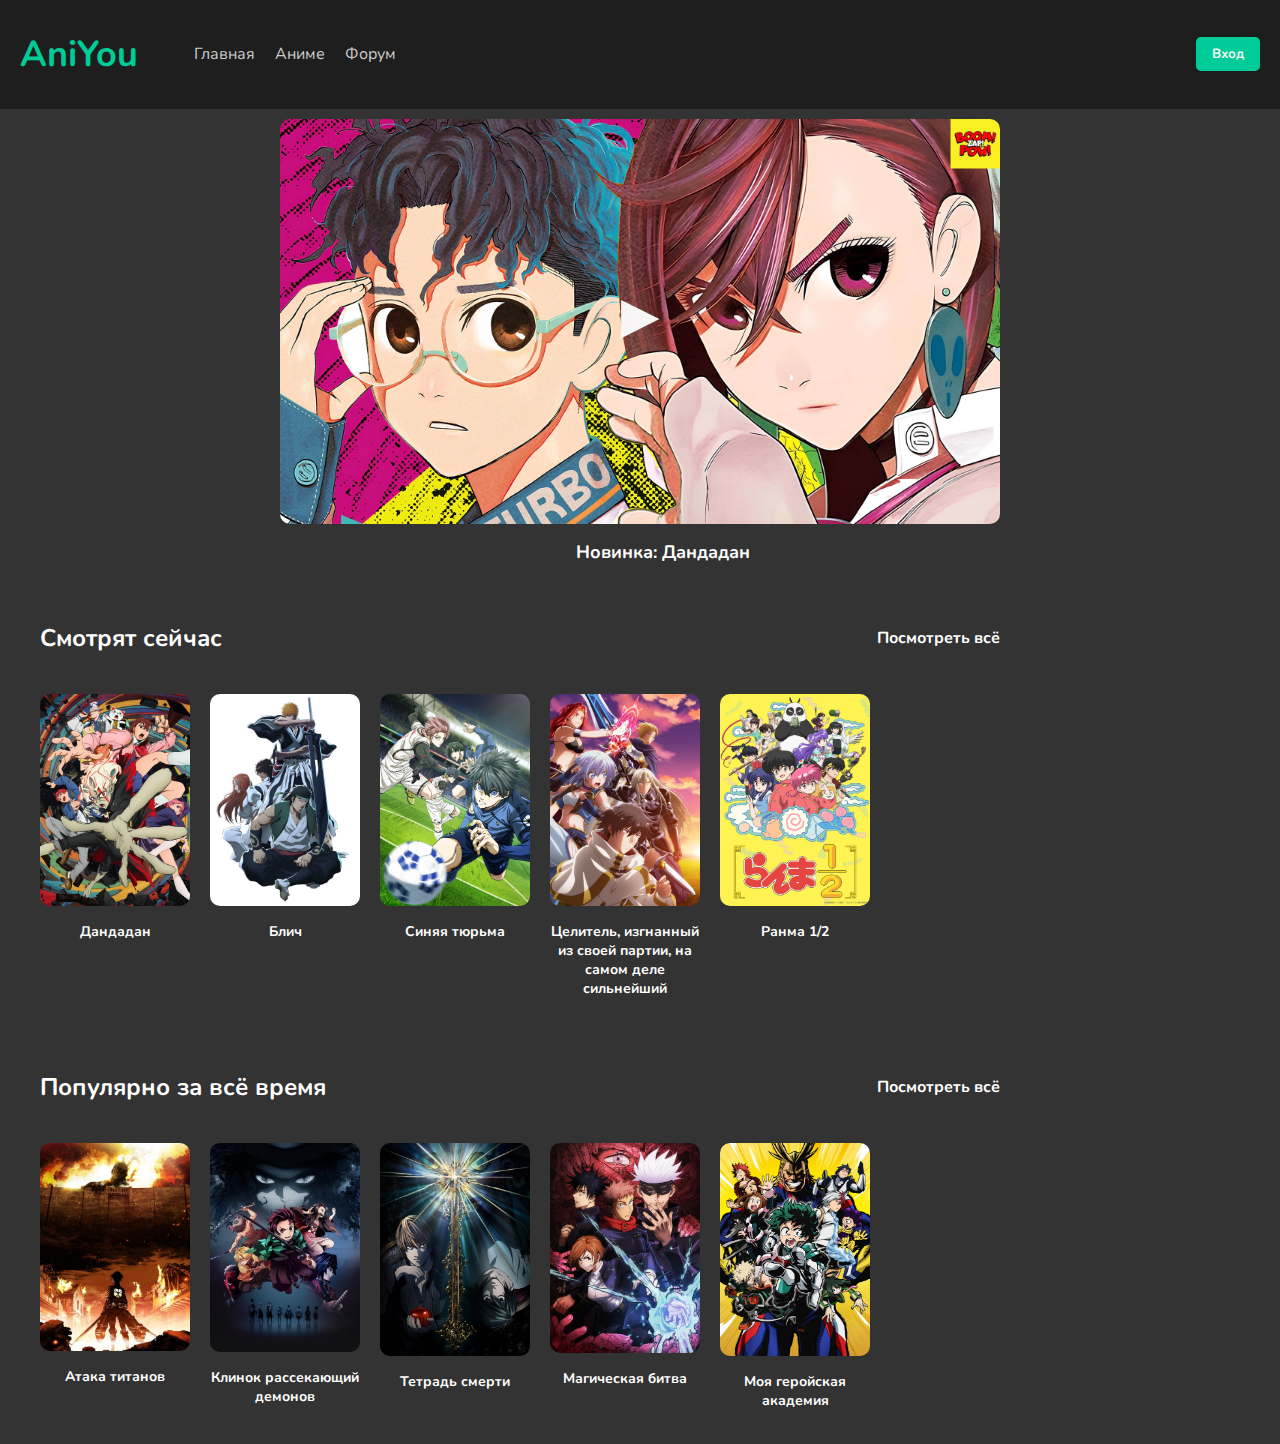
<file: AniYou/index.html>
<!DOCTYPE html>
<html lang="ru">
<head>
    <meta charset="UTF-8">
    <meta name="viewport" content="width=device-width, initial-scale=1.0">
    <title>AniYou</title>
    <link rel="stylesheet" href="assects/css/style.css">
    <link rel="preconnect" href="https://fonts.googleapis.com">
<link rel="preconnect" href="https://fonts.gstatic.com" crossorigin>
<link href="https://fonts.googleapis.com/css2?family=Nunito:ital,wght@0,200..1000;1,200..1000&family=Roboto:ital,wght@0,100;0,300;0,400;0,500;0,700;0,900;1,100;1,300;1,400;1,500;1,700;1,900&display=swap" rel="stylesheet">
</head>
<body>

<div class="panel">
        <h2 class="logo_text"><a href="index.html">AniYou</a></h2>
        <ul class="menu">
            <li><a href="index.html">Главная</a></li>
            <li><a href="anime.html">Аниме</a></li>
            <li><a href="forum.html">Форум</a></li>
        </ul>
        <ul class="reg">
            <button><a href="login.html">Вход</a></button>
        </ul>
</div> 



<div class="news">
    <a href="../shows/show_dandadan.html">
        <img class="new" src="assects/img/dandadan.png" style="width: 720px; border-radius: 10px;">
        <span class="play-icon">▶</span>
    </a>
</div>
<p class="caption">Новинка: Дандадан</p>

<div class="trending-container">
    <!-- Заголовок и ссылка "View All" -->
    <div class="header">
      <h2>Смотрят сейчас</h2>
      <a href="#" class="view-all">Посмотреть всё</a>
    </div>
  
    <!-- Список аниме -->
    <div class="anime-list">
      <div class="anime-item">
        <a href="../shows/show_dandadan.html"><img src="assects/img/dandadan1.png" alt="Dandadan"></a>
        <p class="anime-title">Дандадан</p>
      </div>
      <div class="anime-item">
        <a href="shows/show_bleach.html"><img src="assects/img/bleach.png" alt="BLEACH: Sennen Kessen-hen"></a>
        <p class="anime-title">Блич</p>
      </div>
      <div class="anime-item">
        <a href="shows/show_bluelock.html"><img src="assects/img/bluelock.png" alt="Blue Lock VS. U-20 JAPAN"></a>
        <p class="anime-title">Синяя тюрьма</p>
      </div>
      <div class="anime-item">
        <a href="shows/show_party.html"><img src="assects/img/party.png" alt="Party kara Tsuihou sareta"></a>
        <p class="anime-title">Целитель, изгнанный из своей партии, на самом деле сильнейший</p>
      </div>
      <div class="anime-item">
        <a href="shows/show_ranma.html"><img src="assects/img/ranma.png" alt="Ranma 1/2 (2024)"></a>
        <p class="anime-title">Ранма 1/2</p>
      </div>
    </div>
  </div>
  
  <div class="popular-container">
    <!-- Заголовок и ссылка "View All" -->
    <div class="header">
      <h2>Популярно за всё время</h2>
      <a href="#" class="view-all">Посмотреть всё</a>
    </div>
  
    <!-- Список аниме -->
    <div class="anime-list">
      <div class="anime-item">
        <a href="shows/show_attacktitan.html"><img src="assects/img/attacktitan.png" alt="Attack Titan"></a>
        <p class="anime-title">Атака титанов</p>
      </div>
      <div class="anime-item">
        <a href="shows/show_demonslayer.html"><img src="assects/img/demonslayer.png" alt="Demon Slayer"></a>
        <p class="anime-title">Клинок рассекающий демонов</p>
      </div>
      <div class="anime-item">
        <a href="shows/show_deathnote.html"><img src="assects/img/deathnote.png" alt="Death Note"></a>
        <p class="anime-title">Тетрадь смерти</p>
      </div>
      <div class="anime-item">
        <a href="shows/show_magicfight.html"><img src="assects/img/magicfight.png" alt="Magic Fight"></a>
        <p class="anime-title">Магическая битва</p>
      </div>
      <div class="anime-item">
        <a href="shows/show_myheroacademy.html"><img src="assects/img/myheroacademy.png" alt="My Hero Academy"></a>
        <p class="anime-title">Моя геройская академия</p>
      </div>
    </div>
  </div>
</body>
</html>
</file>
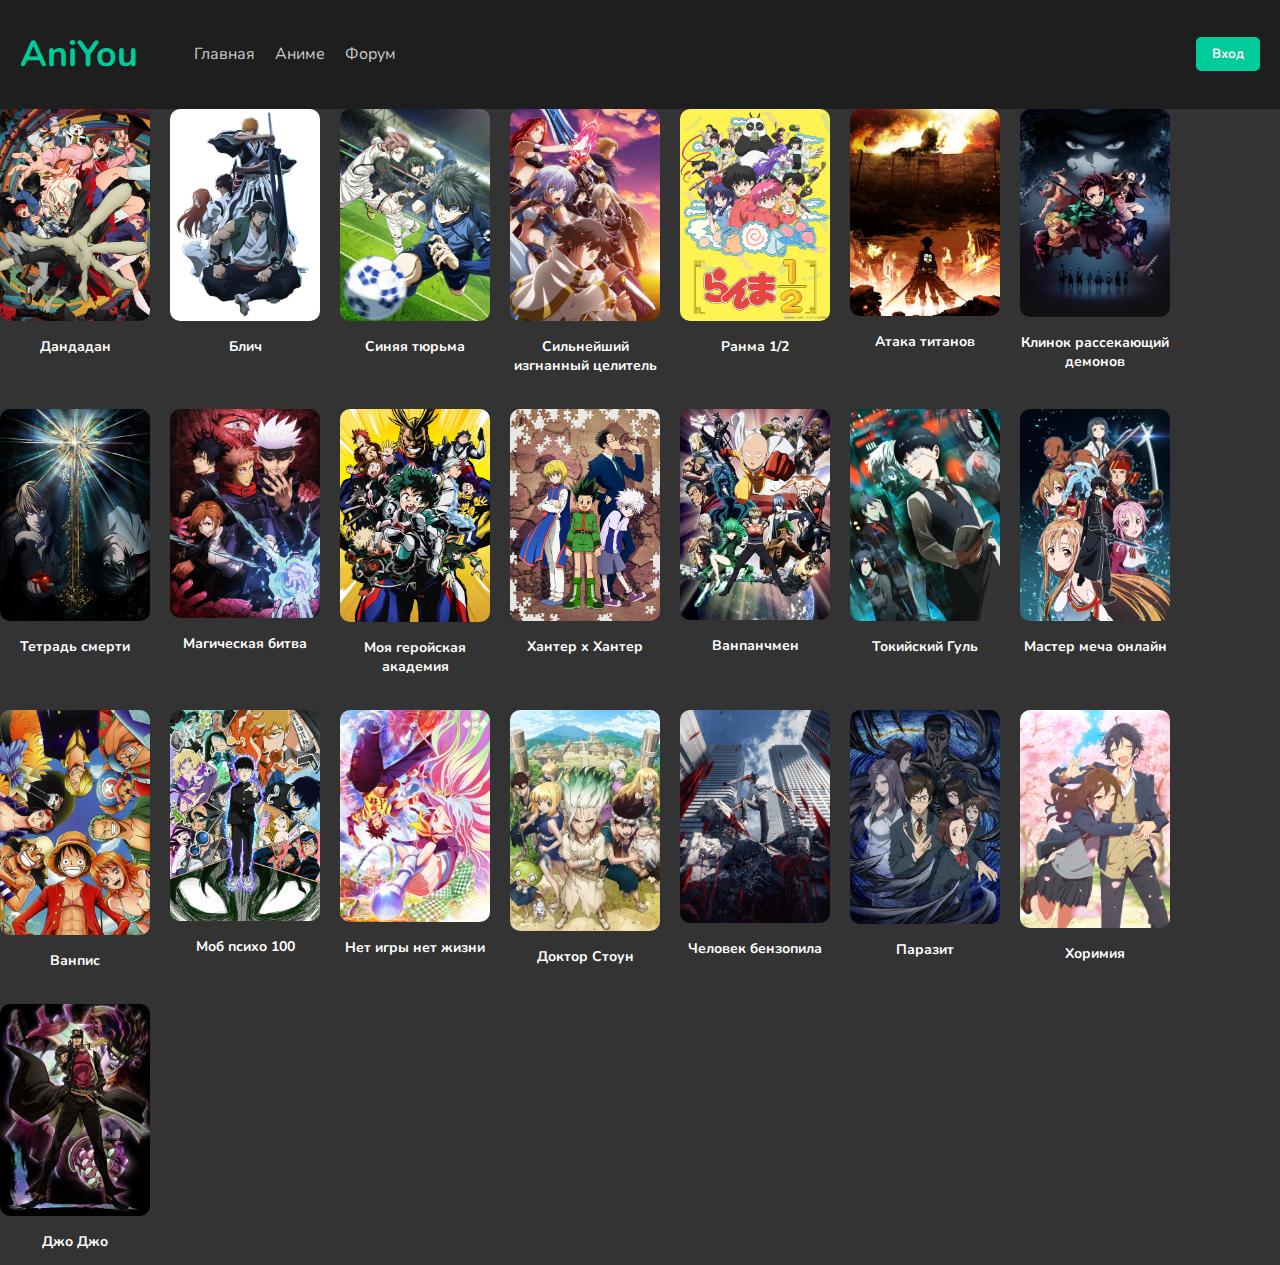
<file: AniYou/anime.html>
<!DOCTYPE html>
<html lang="ru">
<head>
    <meta charset="UTF-8">
    <meta name="viewport" content="width=device-width, initial-scale=1.0">
    <title>Anime</title>
    <link rel="stylesheet" href="assects/css/style.css">
    <link rel="preconnect" href="https://fonts.googleapis.com">
<link rel="preconnect" href="https://fonts.gstatic.com" crossorigin>
<link href="https://fonts.googleapis.com/css2?family=Nunito:ital,wght@0,200..1000;1,200..1000&family=Roboto:ital,wght@0,100;0,300;0,400;0,500;0,700;0,900;1,100;1,300;1,400;1,500;1,700;1,900&display=swap" rel="stylesheet">
</head>
<body>
    <div class="panel">
        <h2 class="logo_text"><a href="index.html">AniYou</a></h2>
        <ul class="menu">
            <li><a href="index.html">Главная</a></li>
            <li><a href="anime.html">Аниме</a></li>
            <li><a href="forum.html">Форум</a></li>
        </ul>
        <ul class="reg">
            <button><a href="login.html">Вход</a></button>
        </ul>
</div> 

    <div class="all-list">
        <div class="anime-item">
          <a href="shows/show_dandadan.html"><img src="assects/img/dandadan1.png" alt="Dandadan"></a>
          <p class="anime-title">Дандадан</p>
        </div>
        <div class="anime-item">
          <a href="shows/show_bleach.html"><img src="assects/img/bleach.png" alt="BLEACH: Sennen Kessen-hen"></a>
          <p class="anime-title">Блич</p>
        </div>
        <div class="anime-item">
          <a href="shows/show_bluelock.html"><img src="assects/img/bluelock.png" alt="Blue Lock VS. U-20 JAPAN"></a>
          <p class="anime-title">Синяя тюрьма</p>
        </div>
        <div class="anime-item">
          <a href="shows/show_party.html"><img src="assects/img/party.png" alt="Party kara Tsuihou sareta"></a>
          <p class="anime-title">Сильнейший изгнанный целитель</p>
        </div>
        <div class="anime-item">
          <a href="shows/show_ranma.html"><img src="assects/img/ranma.png" alt="Ranma 1/2 (2024)"></a>
          <p class="anime-title">Ранма 1/2</p>
        </div>
        <div class="anime-item">
            <a href="shows/show_attacktitan.html"><img src="assects/img/attacktitan.png" alt="Attack Titan"></a>
            <p class="anime-title">Атака титанов</p>
          </div>
          <div class="anime-item">
            <a href="shows/show_demonslayer.html"><img src="assects/img/demonslayer.png" alt="Demon Slayer"></a>
            <p class="anime-title">Клинок рассекающий демонов</p>
          </div>
          <div class="anime-item">
            <a href="shows/show_deathnote.html"><img src="assects/img/deathnote.png" alt="Death Note"></a>
            <p class="anime-title">Тетрадь смерти</p>
          </div>
          <div class="anime-item">
            <a href="shows/show_magicfight.html"><img src="assects/img/magicfight.png" alt="Magic Fight"></a>
            <p class="anime-title">Магическая битва</p>
          </div>
          <div class="anime-item">
            <a href="shows/show_myheroacademy.html"><img src="assects/img/myheroacademy.png" alt="My Hero Academy"></a>
            <p class="anime-title">Моя геройская академия</p>
          </div>
          <div class="anime-item">
            <a href="shows/show_hunterxhunter.html"><img src="assects/img/hunter.png" alt="Hunter x Hunter"></a>
            <p class="anime-title">Хантер х Хантер</p>
          </div>
          <div class="anime-item">
            <a href="shows/show_onepunchman.html"><img src="assects/img/onepunchman.png" alt="One Punch Man"></a>
            <p class="anime-title">Ванпанчмен</p>
          </div>
          <div class="anime-item">
            <a href="shows/show_tokyoghoul.html"><img src="assects/img/tokyoghoul.png" alt="Tokyo Ghoul"></a>
            <p class="anime-title">Токийский Гуль</p>
          </div>
          <div class="anime-item">
            <a href="shows/show_swordartonline.html"><img src="assects/img/swordartonline.png" alt="Sword Art Online"></a>
            <p class="anime-title">Мастер меча онлайн</p>
          </div>
          <div class="anime-item">
            <a href="shows/show_onepiece.html"><img src="assects/img/onepiece.png" alt="One Piece"></a>
            <p class="anime-title">Ванпис</p>
          </div>
          <div class="anime-item">
            <a href="shows/show_mobpsyho100.html"><img src="assects/img/mobpsyho100.png" alt="Mob Psycho 100"></a>
            <p class="anime-title">Моб психо 100</p>
          </div>
          <div class="anime-item">
            <a href="shows/show_nogamenolife.html"><img src="assects/img/nogamenolife.png" alt="No Game No Life"></a>
            <p class="anime-title">Нет игры нет жизни</p>
          </div>
          <div class="anime-item">
           <a href="shows/show_drstone.html"><img src="assects/img/drstone.png" alt="Dr Stone"></a>
            <p class="anime-title">Доктор Стоун</p>
          </div>
          <div class="anime-item">
            <a href="shows/show_chainsawman.html"><img src="assects/img/chainsawman.png" alt="Chainsaw Man"></a>
            <p class="anime-title">Человек бензопила</p>
          </div>
          <div class="anime-item">
            <a href="shows/show_parasyte.html"><img src="assects/img/parasyte.png" alt="Parasyte"></a>
            <p class="anime-title">Паразит</p>
          </div>
          <div class="anime-item">
            <a href="shows/show_horimiya.html"><img src="assects/img/horimiya.png" alt="Horimiya"></a>
            <p class="anime-title">Хоримия</p>
          </div>
          <div class="anime-item">
            <a href="shows/show_jojo.html"><img src="assects/img/jojo.png" alt="JoJo"></a>
            <p class="anime-title">Джо Джо</p>
          </div>
      </div>
</body>
</html>
</file>
<file: AniYou/assects/css/style.css>
body {
  font-family: "Nunito", sans-serif;
  background-color: #333;
  color: whitesmoke;
  margin: 0;
  padding: 0;
}

.panel {
  display: flex;
  align-items: center;
  justify-content: space-between;
  padding: 10px 20px;
  background-color: #1e1e1e;
}

.panel h2 a {
  text-decoration: none;
  color: #00cc99;
  font-size: 1.5em;
}

.menu{
    display: flex;
    justify-content: center;
    flex-grow: 1;
    list-style: none;
    gap: 20px;
  }

  .menu li {
    display: inline-block;
  }

.reg {
  margin-left: auto;
}

.menu a, .reg a {
  text-decoration: none;
  color: #ccc;
  font-size: 1em;
  justify-content: center;
}

.reg button {
  background-color: #00cc99;
  border: none;
  padding: 8px 16px;
  border-radius: 5px;
  font-weight: bold;
  cursor: pointer;
}


.logo_text {
  margin-right: auto;
}

.news {
    display: flex;
    justify-content: center;
    align-items: center;
    margin-top: 10px;
  }

  .new {
    width: 720px;
    border-radius: 10px;
  }

  .play-icon {
    position: absolute;
    top: 35%;
    left: 50%;
    transform: translate(-50%, -50%);
    font-size: 50px;
    color: white;
    opacity: 0.95;
    pointer-events: none;
  }

  .caption {
    margin-top: 10px;
    margin-left: 45%;
    font-size: 18px;
    font-weight: bold;
    color: white;
    font-family: "Nunito", serif;
  }

  /* Основной стиль контейнера */
.trending-container {
    max-width: 1200px;
    margin: 0 auto;
    padding: 20px;
    font-family: "Nunito", serif;
  }
  
  /* Заголовок и "View All" */
  .header {
    display: flex;
    justify-content: space-between;
    align-items: center;
    margin-bottom: 20px;
  }
  .header h2 {
    font-size: 24px;
    color: white;
    font-weight: bold;
    font-family: "Nunito", serif;
  }
  .view-all {
    color: white; /* Мятный цвет */
    font-weight: bold;
    cursor: pointer;
    margin-right: 20%;
    text-decoration: none;
    font-family: "Nunito", serif;
  }
  
  /* Стили для списка постеров */
  .anime-list {
    display: flex;
    gap: 20px;
    flex-wrap: wrap;
    font-family: "Nunito", serif;
  }
  .anime-item {
    width: 150px;
    text-align: center;
    font-family: "Nunito", serif;
  }
  .anime-item img {
    width: 100%;
    height: auto;
    border-radius: 10px;
    transition: transform 0.3s;
  }
  .anime-item img:hover {
    transform: scale(1.05); /* Небольшое увеличение при наведении */
  }
  .anime-title {
    margin-top: 10px;
    font-size: 14px;
    color: white;
    font-weight: bold;
    font-family: "Nunito", serif;
  }
  
  .popular-container {
    max-width: 1200px;
    margin: 0 auto;
    padding: 20px;
    font-family: "Nunito", serif;
  }

  .all-list{
    display: flex;
    gap: 20px;
    flex-wrap: wrap;
    font-family: "Nunito", serif;
  }

  button {
    --primary-color: #2ecc9f;
    --secondary-color: #fff;
    --hover-color: #111;
    --arrow-width: 10px;
    --arrow-stroke: 2px;
    box-sizing: border-box;
    border: 0;
    border-radius: 20px;
    color: var(--secondary-color);
    padding: 1em 1.8em;
    background: var(--primary-color);
    display: flex;
    transition: 0.2s background;
    align-items: center;
    gap: 0.6em;
    font-weight: bold;
  }
  
  button .arrow-wrapper {
    display: flex;
    justify-content: center;
    align-items: center;
  }
  
  button .arrow {
    margin-top: 1px;
    width: var(--arrow-width);
    background: var(--primary-color);
    height: var(--arrow-stroke);
    position: relative;
    transition: 0.2s;
  }
  
  button .arrow::before {
    content: "";
    box-sizing: border-box;
    position: absolute;
    border: solid var(--secondary-color);
    border-width: 0 var(--arrow-stroke) var(--arrow-stroke) 0;
    display: inline-block;
    top: -3px;
    right: 3px;
    transition: 0.2s;
    padding: 3px;
    transform: rotate(-45deg);
  }
  
  button:hover {
    background-color: var(--hover-color);
  }
  
  button:hover .arrow {
    background: var(--secondary-color);
  }
  
  button:hover .arrow:before {
    right: 0;
  }

.reg{
    position: relative;
    margin-left: 60%
}

  .reg a{
    text-decoration: none;
    color: whitesmoke;
    font-family: "Nunito", serif;
  }
</file>
